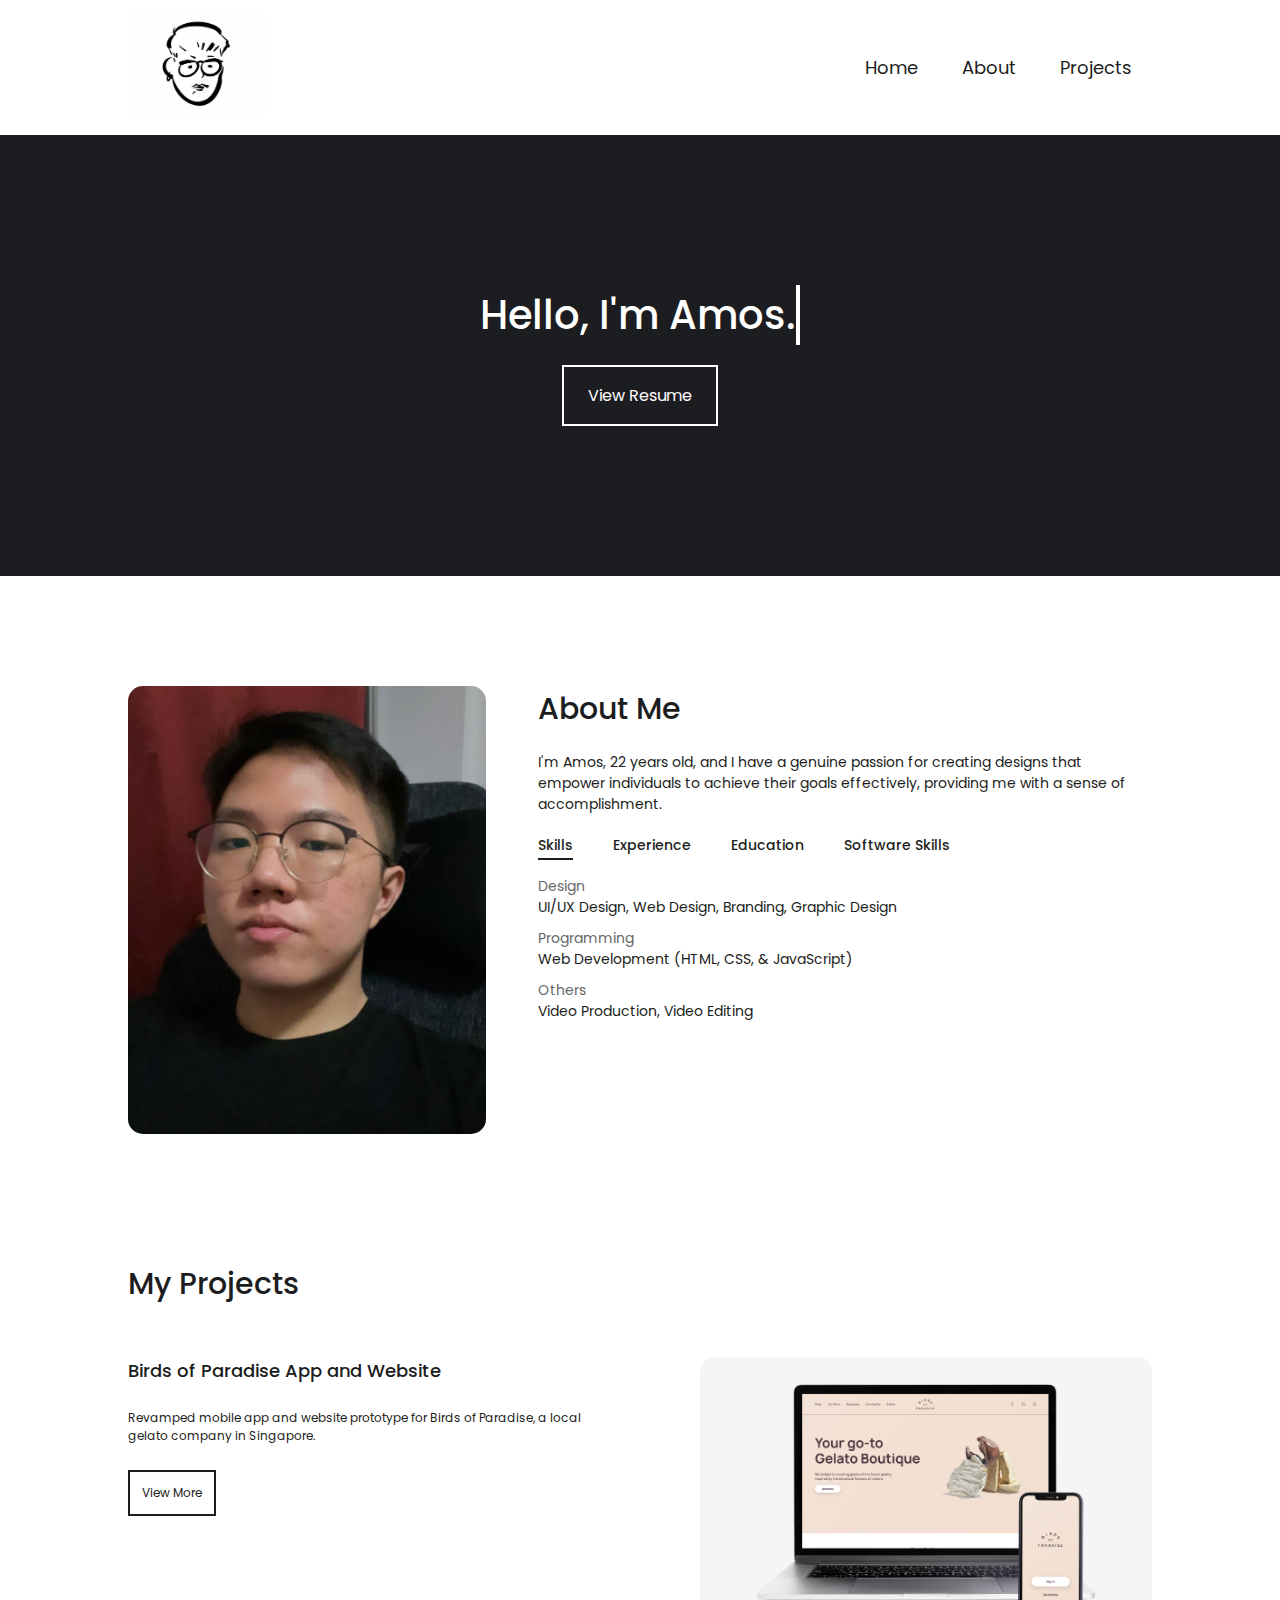
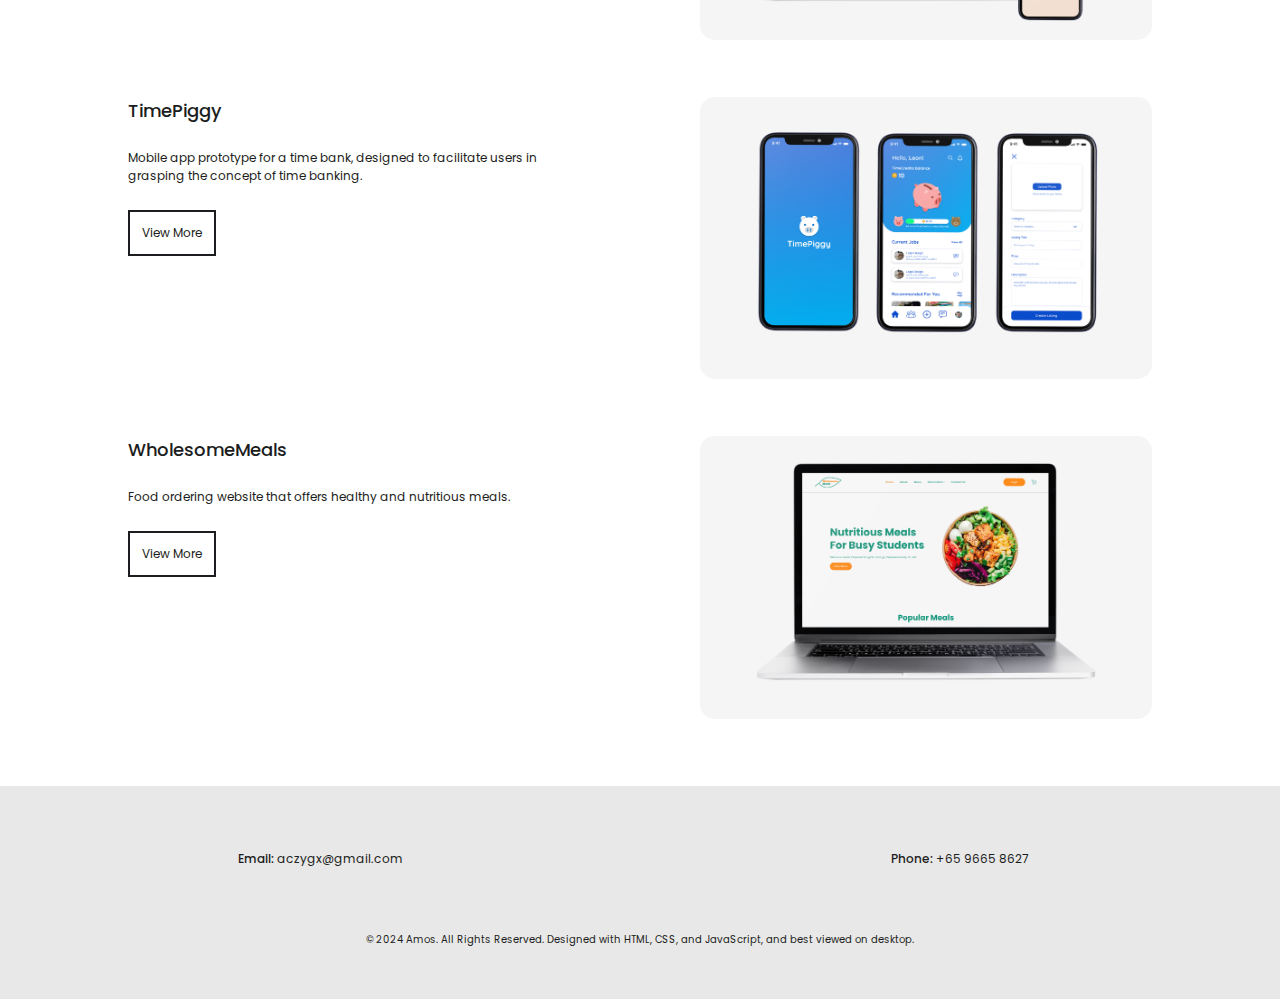
<file: index.html>
<!DOCTYPE html>
<html lang="en">
<head>
    <meta charset="UTF-8">
    <meta name="viewport" content="width=device-width, initial-scale=1.0">
    <title>Amos - Portfolio</title>
    <link rel="stylesheet" href="./style.css">
    <link rel="preconnect" href="https://fonts.googleapis.com">
    <link rel="preconnect" href="https://fonts.gstatic.com" crossorigin>
    <link href="https://fonts.googleapis.com/css2?family=Poppins:ital,wght@0,100;0,200;0,300;0,400;0,500;0,600;0,700;0,800;0,900;1,100;1,200;1,300;1,400;1,500;1,600;1,700;1,800;1,900&display=swap" rel="stylesheet">
    <link rel="stylesheet" href="https://cdnjs.cloudflare.com/ajax/libs/font-awesome/4.7.0/css/font-awesome.min.css">
</head>
<body>
<!--navbar-->
    <div id="header">
        <div class="nav-container">
            <nav>
                <a href="index.html"><img src="images/logo.jpg" alt="logo"></a>
                <ul id="sidemenu">
                    <li><a href="#header">Home</a></li>
                    <li><a href="#about">About</a></li>
                    <li><a href="#projects">Projects</a></li>
                    <i class="fa fa-times" onclick="closemenu()"></i>
                </ul>
                <i class="fa fa-bars" onclick="openmenu()"></i>
            </nav>
        </div>
    </div>

<!--hero-->
    <div class="hero-container">
        <div class="hero-text">
            <h1>Hello, I'm Amos.</h1>
            
            <a class="resume-button" href="./pdf/Resume-AmosChooZiYang.pdf" target=”_blank”>View Resume</a>
        </div>
    </div>

<!--about-->
    <div id="about">
        <div class="container">
            <div class="row">
                <div class="about-col-1">
                    <img src="images/me.jpg" alt="">
                </div>
                <div class="about-col-2">
                    <h1 class="sub-title">About Me</h1>
                    <p class="bio">I'm Amos, 22 years old, and I have a genuine passion for creating designs that empower individuals to achieve their goals effectively, 
                        providing me with a sense of accomplishment.
                    </p>
                    <div class="tab-titles">
                        <p class="tab-links active-link" onclick="opentab('skills')">Skills</p>
                        <p class="tab-links" onclick="opentab('experience')">Experience</p>
                        <p class="tab-links" onclick="opentab('education')">Education</p>
                        <p class="tab-links" id="software-skills-tab" onclick="opentab('software-skills')">Software Skills</p>
                    </div>
                    <!-- skills -->
                    <div class="tab-contents active-tab" id="skills">
                        <ul>
                            <li><span>Design</span><br>UI/UX Design, Web Design, Branding, Graphic Design</li>
                            <li><span>Programming</span><br>Web Development (HTML, CSS, & JavaScript)</li>
                            <li><span>Others</span><br>Video Production, Video Editing</li>
                        </ul>
                    </div>
                    <!-- experience -->
                    <div class="tab-contents" id="experience">
                        <ul>
                            <li><span id="tab-contents-span">October 2021 - December 2021</span><span>Webdorks Pte Ltd</span><br>Web Design Intern</li>
                            <li><span id="tab-contents-span">January 2019 - March 2019</span><span>Bideed Pte Ltd</span><br>Intern</li>
                        </ul>
                    </div>
                    <!-- education -->
                    <div class="tab-contents" id="education">
                        <ul>
                            <li><span id="tab-contents-span">2022 - 2025</span><span>Nanyang Polytechnic</span><br>Diploma in Interaction Design</li>
                            <li><span id="tab-contents-span">2020 - 2021</span><span>ITE College Central</span><br>Higher Nitec in IT Applications Development</li>
                            <li><span id="tab-contents-span">2018 - 2019</span><span>ITE College Central</span><br>Nitec in Web Applications</li>
                            <li><span id="tab-contents-span">2014 - 2017</span><span>Northbrooks Secondary School</span><br>GCE 'N' Levels</li>
                        </ul>
                    </div>
                    <!-- software skills -->
                    <div class="tab-contents" id="software-skills">
                        <ul>
                            <li><span>Adobe</span><br>Adobe XD, Adobe Photoshop, Adobe Illustrator, Adobe Premiere Pro</li>
                            <li><span>Microsoft</span><br>Microsoft Word, Microsoft Powerpoint, Microsoft Excel</li>
                            <li><span>3D Softwares</span><br>Blender, Twinmotion</li>
                            <li><span>Others</span><br>Visual Studio Code, Google Docs, Google Slides, WordPress</li>
                        </ul>
                    </div>
                </div>
            </div>
        </div>
    </div>

<!--projects-->
    <div id="projects">
        <div class="container">
            <h1 class="sub-title">My Projects</h1>
            <!-- bop -->
            <div class="project-row">
                <div class="column1">
                    <h1>Birds of Paradise App and Website</h1>
                    <p>Revamped mobile app and website prototype for Birds of Paradise, a local gelato company in Singapore.</p>
                    <div class="button-row">
                        <button class="button1" onclick="window.location.href = 'project1.html';">View More</button>
                        <!-- <button class="button2" id="openLink2">Website Interactive Prototype</button> -->
                    </div>
                </div>
                <div class="column2">
                    <img src="images/bop-main.png" alt="">
                </div>
            </div> 
            <!-- timepiggy -->
            <div class="project-row">
                <div class="column1">
                    <h1>TimePiggy</h1>
                    <p>Mobile app prototype for a time bank, designed to facilitate users in grasping the concept of time banking.</p>
                    <div class="button-row">
                        <button class="button1" onclick="window.location.href = 'project2.html';">View More</button>
                    </div>
                </div>
                <div class="column2">
                    <img src="images/tp-main.png" alt="">
                </div>
            </div> 
            <!-- wholesomemeals -->
            <div class="project-row">
                <div class="column1">
                    <h1>WholesomeMeals</h1>
                    <p>Food ordering website that offers healthy and nutritious meals.
                    </p>
                    <div class="button-row">
                        <button class="button1" onclick="window.location.href = 'project3.html';">View More</button>
                    </div>
                </div>
                <div class="column2">
                    <img src="images/wm-main.png" alt="">
                </div>
            </div> 
        </div>  
    </div>

<!-- footer -->
    <div class="footer-container">
        <div class="email">
            <p><span>Email: </span>aczygx@gmail.com</p>
        </div>
        <div class="number">
            <p><span>Phone: </span>+65 9665 8627</p>
        </div>
    </div>
<p class="copyright">&copy; 2024 Amos. All Rights Reserved. Designed with HTML, CSS, and JavaScript, and best viewed on desktop.</p>
<script src="script.js">
</script>
</body>
</html>
</file>
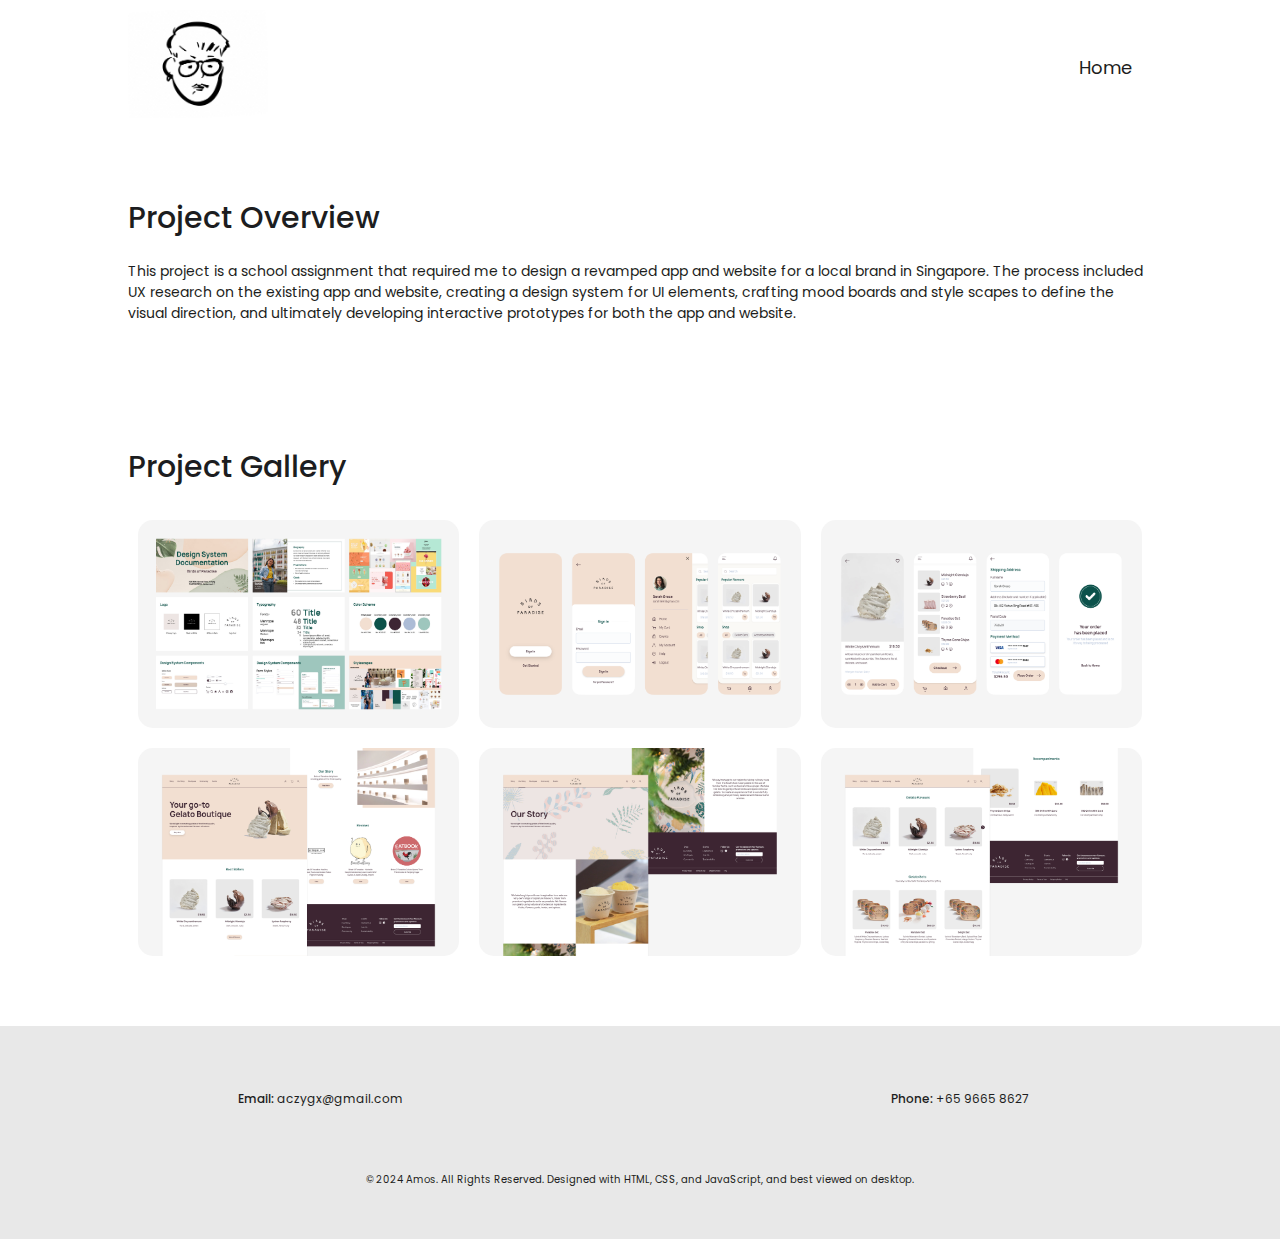
<file: project1.html>
<!DOCTYPE html>
<html lang="en">
<head>
    <meta charset="UTF-8">
    <meta name="viewport" content="width=device-width, initial-scale=1.0">
    <title>Project</title>
    <link rel="stylesheet" href="./style.css">
    <link rel="preconnect" href="https://fonts.googleapis.com">
    <link rel="preconnect" href="https://fonts.gstatic.com" crossorigin>
    <link href="https://fonts.googleapis.com/css2?family=Poppins:ital,wght@0,100;0,200;0,300;0,400;0,500;0,600;0,700;0,800;0,900;1,100;1,200;1,300;1,400;1,500;1,600;1,700;1,800;1,900&display=swap" rel="stylesheet">
    <link rel="stylesheet" href="https://cdnjs.cloudflare.com/ajax/libs/font-awesome/4.7.0/css/font-awesome.min.css">
</head>
<body>
<!--navbar-->
    <div id="header">
        <div class="container">
            <nav>
                <a href="index.html"><img src="images/logo.jpg" alt="logo"></a>
                <ul id="sidemenu">
                    <li><a href="index.html">Home</a></li>
                    <i class="fa fa-times" onclick="closemenu()"></i>
                </ul>
                <i class="fa fa-bars" onclick="openmenu()"></i>
            </nav>
        </div>
    </div>

<!--project info-->
    <div id="projects-about">
        <div class="container">
            <h1 class="sub-title">Project Overview</h1>
            <p class="bio">This project is a school assignment that required me to design a revamped app and website for a local brand in Singapore.
                The process included UX research on the existing app and website, creating a design system for UI elements, crafting mood boards and style scapes to define the visual direction,
                and ultimately developing interactive prototypes for both the app and website. 
            </p>
        </div>
    </div>       

<!--gallery-->
    <div id="image-gallery">
        <div class="container">
            <h1 class="sub-title">Project Gallery</h1>
            <div class="gallery">
                <div class="image-container">
                <img src="images/bop-ds.png" alt="Image 1">
                <div class="overlay">
                    <p>Design System</p>
                </div>
                </div>
                <div class="image-container">
                    <img src="images/bop-app-01.png" alt="Image 2">
                    <div class="overlay">
                    <p>App Prototype</p>
                    </div>
                </div>
                <div class="image-container">
                    <img src="images/bop-app-02.png" alt="Image 3">
                    <div class="overlay">
                    <p>App Prototype</p>
                    </div>
                </div>
                <div class="image-container">
                    <img src="images/bop-web-01.png" alt="Image 4">
                    <div class="overlay">
                    <p>Website Prototype</p>
                    </div>
                </div>
                <div class="image-container">
                    <img src="images/bop-web-02.png" alt="Image 5">
                    <div class="overlay">
                    <p>Website Prototype</p>
                    </div>
                </div>
                <div class="image-container">
                    <img src="images/bop-web-03.png" alt="Image 6">
                    <div class="overlay">
                    <p>Website Prototype</p>
                    </div>
                </div>
                <!-- Repeat for other images -->
            </div>
            <!-- Modal -->
            <div class="modal">
            <span class="close">&times;</span>
            <button class="prev" onclick="plusSlides(-1)">&#10094;</button>
            <button class="next" onclick="plusSlides(1)">&#10095;</button>
            <img class="modal-content" id="modal-img">
            <div id="modal-caption"></div>
            </div>
        </div>
    </div>

<!-- footer -->
    <div class="footer-container">
        <div class="email">
            <p><span>Email: </span>aczygx@gmail.com</p>
        </div>
        <div class="number">
            <p><span>Phone: </span>+65 9665 8627</p>
        </div>
    </div>
<p class="copyright">&copy; 2024 Amos. All Rights Reserved. Designed with HTML, CSS, and JavaScript, and best viewed on desktop.</p>
<script src="script.js">
</script>
</body>
</html>
</file>
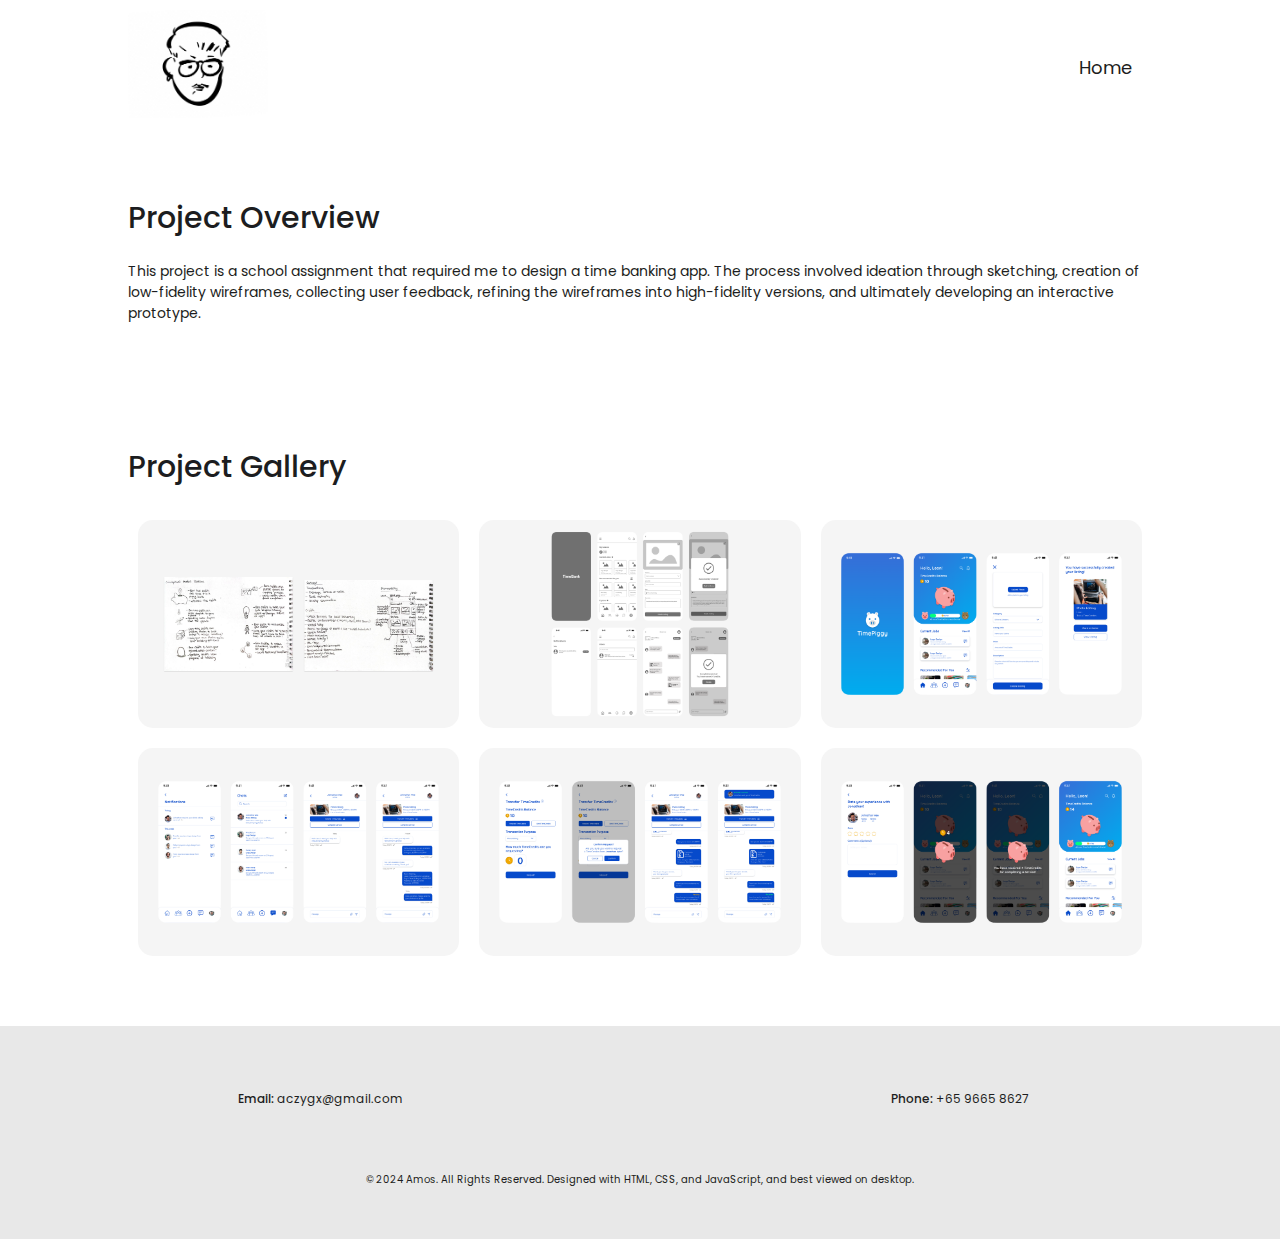
<file: project2.html>
<!DOCTYPE html>
<html lang="en">
<head>
    <meta charset="UTF-8">
    <meta name="viewport" content="width=device-width, initial-scale=1.0">
    <title>Project</title>
    <link rel="stylesheet" href="./style.css">
    <link rel="preconnect" href="https://fonts.googleapis.com">
    <link rel="preconnect" href="https://fonts.gstatic.com" crossorigin>
    <link href="https://fonts.googleapis.com/css2?family=Poppins:ital,wght@0,100;0,200;0,300;0,400;0,500;0,600;0,700;0,800;0,900;1,100;1,200;1,300;1,400;1,500;1,600;1,700;1,800;1,900&display=swap" rel="stylesheet">
    <link rel="stylesheet" href="https://cdnjs.cloudflare.com/ajax/libs/font-awesome/4.7.0/css/font-awesome.min.css">
</head>
<body>
<!--navbar-->
    <div id="header">
        <div class="container">
            <nav>
                <a href="index.html"><img src="images/logo.jpg" alt="logo"></a>
                <ul id="sidemenu">
                    <li><a href="index.html">Home</a></li>
                    <i class="fa fa-times" onclick="closemenu()"></i>
                </ul>
                <i class="fa fa-bars" onclick="openmenu()"></i>
            </nav>
        </div>
    </div>

<!--project info-->
    <div id="projects-about">
        <div class="container">
            <h1 class="sub-title">Project Overview</h1>
            <p class="bio">This project is a school assignment that required me to design a time banking app. The process involved ideation through sketching, 
            creation of low-fidelity wireframes, collecting user feedback, refining the wireframes into high-fidelity versions, and ultimately developing
            an interactive prototype.
            </p>
        </div>
    </div>

<!--gallery-->
    <div id="image-gallery">
        <div class="container">
            <h1 class="sub-title">Project Gallery</h1>
            <div class="gallery">
                <div class="image-container">
                <img src="images/tp-sketches.png" alt="Image 1">
                <div class="overlay">
                    <p>Ideation</p>
                </div>
                </div>
                <div class="image-container">
                    <img src="images/tp-app-wireframes.png" alt="Image 2">
                    <div class="overlay">
                    <p>App Wireframes</p>
                    </div>
                </div>
                <div class="image-container">
                    <img src="images/tp-app-01.png" alt="Image 3">
                    <div class="overlay">
                    <p>App Prototype</p>
                    </div>
                </div>
                <div class="image-container">
                    <img src="images/tp-app-02.png" alt="Image 4">
                    <div class="overlay">
                    <p>App Prototype</p>
                    </div>
                </div>
                <div class="image-container">
                    <img src="images/tp-app-03.png" alt="Image 5">
                    <div class="overlay">
                    <p>App Prototype</p>
                    </div>
                </div>
                <div class="image-container">
                    <img src="images/tp-app-04.png" alt="Image 6">
                    <div class="overlay">
                    <p>App Prototype</p>
                    </div>
                </div>
                <!-- Repeat for other images -->
            </div>
            <!-- Modal -->
            <div class="modal">
            <span class="close">&times;</span>
            <button class="prev" onclick="plusSlides(-1)">&#10094;</button>
            <button class="next" onclick="plusSlides(1)">&#10095;</button>
            <img class="modal-content" id="modal-img">
            <div id="modal-caption"></div>
            </div>
        </div>
    </div>

<!-- footer -->
    <div class="footer-container">
        <div class="email">
            <p><span>Email: </span>aczygx@gmail.com</p>
        </div>
        <div class="number">
            <p><span>Phone: </span>+65 9665 8627</p>
        </div>
    </div>
<p class="copyright">&copy; 2024 Amos. All Rights Reserved. Designed with HTML, CSS, and JavaScript, and best viewed on desktop.</p>
<script src="script.js"></script>
</body>
</html>
</file>
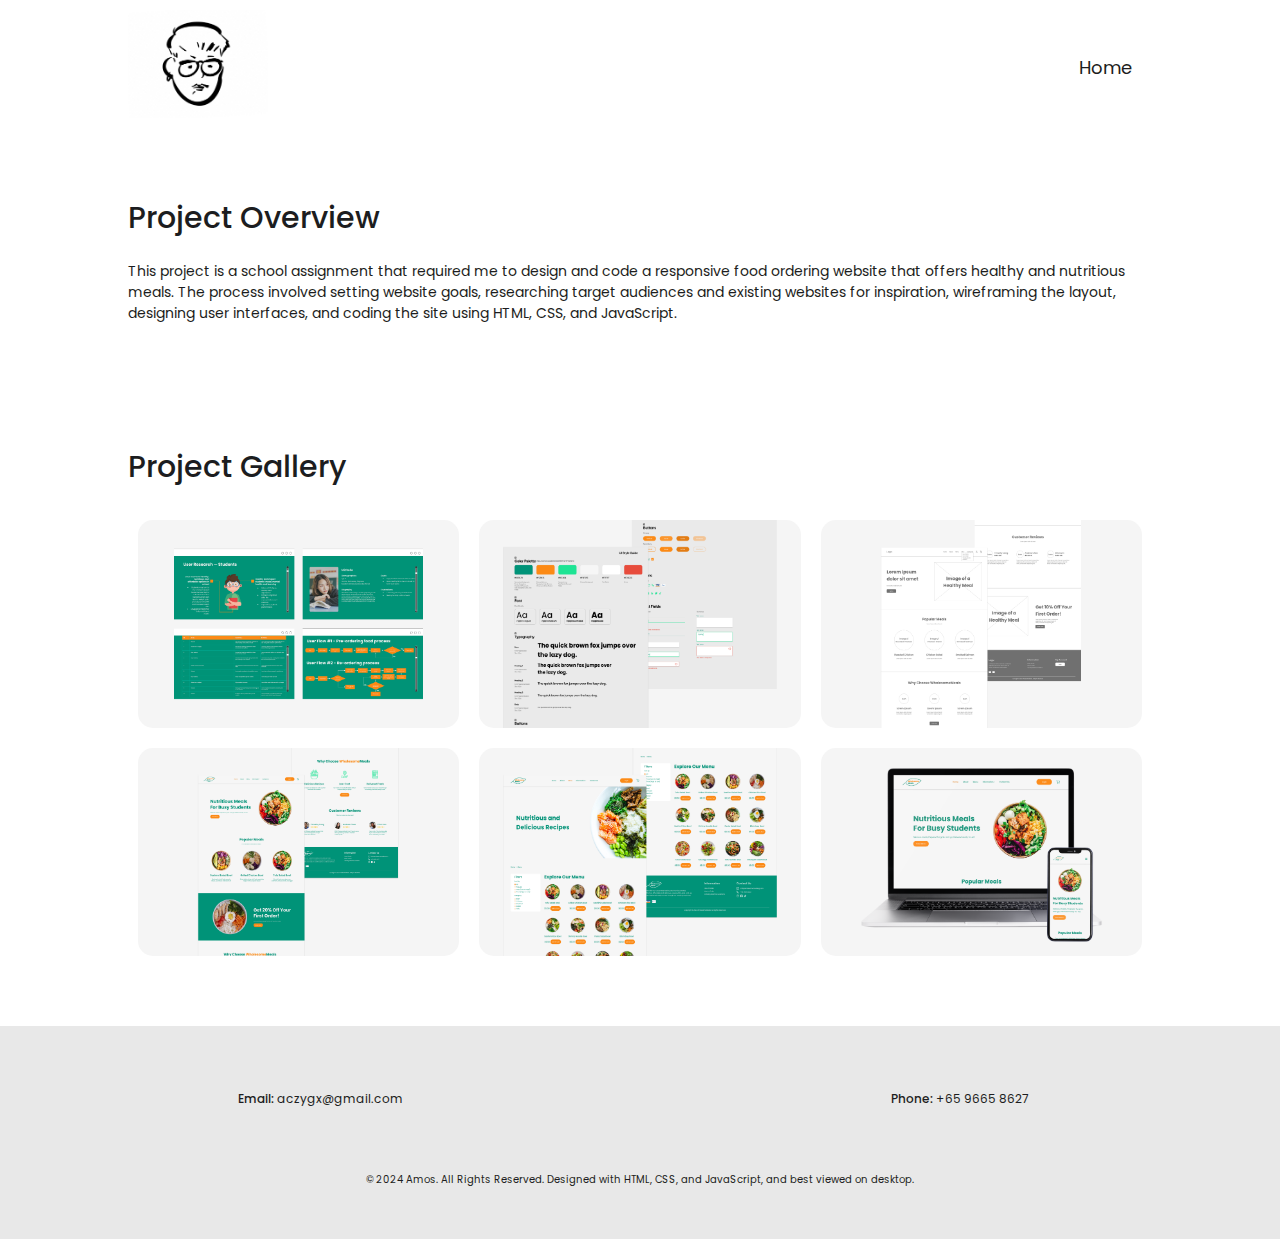
<file: project3.html>
<!DOCTYPE html>
<html lang="en">
<head>
    <meta charset="UTF-8">
    <meta name="viewport" content="width=device-width, initial-scale=1.0">
    <title>Project</title>
    <link rel="stylesheet" href="./style.css">
    <link rel="preconnect" href="https://fonts.googleapis.com">
    <link rel="preconnect" href="https://fonts.gstatic.com" crossorigin>
    <link href="https://fonts.googleapis.com/css2?family=Poppins:ital,wght@0,100;0,200;0,300;0,400;0,500;0,600;0,700;0,800;0,900;1,100;1,200;1,300;1,400;1,500;1,600;1,700;1,800;1,900&display=swap" rel="stylesheet">
    <link rel="stylesheet" href="https://cdnjs.cloudflare.com/ajax/libs/font-awesome/4.7.0/css/font-awesome.min.css">
</head>
<body>
    <!--navbar-->
    <div id="header">
        <div class="container">
            <nav>
                <a href="index.html"><img src="images/logo.jpg" alt="logo"></a>
                <ul id="sidemenu">
                    <li><a href="index.html">Home</a></li>
                    <i class="fa fa-times" onclick="closemenu()"></i>
                </ul>
                <i class="fa fa-bars" onclick="openmenu()"></i>
            </nav>
        </div>
    </div>

<!--project info-->
    <div id="projects-about">
        <div class="container">
            <h1 class="sub-title">Project Overview</h1>
            <p class="bio">This project is a school assignment that required me to design and code a responsive food ordering website that
                offers healthy and nutritious meals. The process involved setting website goals, researching target audiences and existing websites for inspiration, 
                wireframing the layout, designing user interfaces, and coding the site using HTML, CSS, and JavaScript.
            </p>
        </div>  
    </div>

<!--gallery-->
<div id="image-gallery">
    <div class="container">
        <h1 class="sub-title">Project Gallery</h1>
        <div class="gallery">
            <div class="image-container">
            <img src="images/wm-uxr.png" alt="Image 1">
            <div class="overlay">
                <p>Research</p>
            </div>
            </div>
            <div class="image-container">
                <img src="images/wm-style-guide.png" alt="Image 2">
                <div class="overlay">
                <p>UI Style Guide</p>
                </div>
            </div>
            <div class="image-container">
                <img src="images/wm-web-wireframes.png" alt="Image 3">
                <div class="overlay">
                <p>Website Wireframe (Home Page)</p>
                </div>
            </div>
            <div class="image-container">
                <img src="images/wm-web-01.png" alt="Image 4">
                <div class="overlay">
                <p>Website Prototype (Home Page)</p>
                </div>
            </div>
            <div class="image-container">
                <img src="images/wm-web-02.png" alt="Image 5">
                <div class="overlay">
                <p>Website Prototype (Menu Page)</p>
                </div>
            </div>
            <div class="image-container">
                <img src="images/wm-web-app.png" alt="Image 6">
                <div class="overlay">
                <p>Desktop and Mobile</p>
                </div>
            </div>
            <!-- Repeat for other images -->
        </div>
        <!-- Modal -->
        <div class="modal">
        <span class="close">&times;</span>
        <button class="prev" onclick="plusSlides(-1)">&#10094;</button>
        <button class="next" onclick="plusSlides(1)">&#10095;</button>
        <img class="modal-content" id="modal-img">
        <div id="modal-caption"></div>
        </div>
    </div>
</div>

<!-- footer -->
    <div class="footer-container">
        <div class="email">
            <p><span>Email: </span>aczygx@gmail.com</p>
        </div>
        <div class="number">
            <p><span>Phone: </span>+65 9665 8627</p>
        </div>
    </div>
<p class="copyright">&copy; 2024 Amos. All Rights Reserved. Designed with HTML, CSS, and JavaScript, and best viewed on desktop.</p>
<script src="script.js">
</script>
</body>
</html>
</file>
<file: style.css>
*{
    margin: 0;
    padding: 0;
    font-family: "Poppins", sans-serif;
    box-sizing: border-box;
}

h1 {
    font-weight: 500;
}

html, body{
    scroll-behavior: smooth;
    height: 100%;
    background: #FFFFFF;
    color: #1C1D20; /* text color */
}

/* #header{
    width: 100%;
    height: 100vh;
    background-image: url(images/aakash-dhage-LEJc0kZHaAQ-unsplash.jpg);
    background-size: cover;
    background-position: center;
} */

.container{
    padding: 10px 10%;
    background: #FFFFFF;
}

.nav-container{
    padding: 10px 10%;
    background: #FFFFFF;
}

nav{
    display: flex;
    align-items: center;
    justify-content: space-between;
    flex-wrap: wrap;
}

img[alt="logo"]{
    width: 140px;
}

nav ul li{
    display: inline-block;
    list-style: none;
    margin: 10px 20px;
}

nav ul li a{
    color: #1C1D20;
    text-decoration: none;
    font-size: 18px;
    position: relative;
}

nav ul li a::after{
    content: '';
    width: 0;
    height: 2px;
    background: #1C1D20;
    position: absolute;
    left: 0;
    bottom: -4px;
    transition: 0.5s;
}

nav ul li a:hover::after{
    width: 100%;
}

/* .hero-container{
    padding: 10px 10%;
    color: #FFFFFF;
    background-image: linear-gradient(rgba(0, 0, 0, 0.5), rgba(0, 0, 0, 0.5)), url(images/aakash-dhage-LEJc0kZHaAQ-unsplash.jpg);
    height: 80%;
    background-position: center;
    background-repeat: no-repeat;
    background-size: cover;
    position: relative;
    box-shadow: 0 2px 2px -2px rgba(0,0,0,.4);
} */

.hero-container{
    background-color: #1C1D20;
    color: #FFFFFF;
    text-align: center;
    padding: 150px 20px;
}

/* .project1-hero-container{
    padding: 10px 10%;
    color: #FFFFFF;
    background-image: linear-gradient(rgba(0, 0, 0, 0.5), rgba(0, 0, 0, 0.5)), url(images/david-brooke-martin-0DLKy4IPoc8-unsplash.jpg);
    height: 80%;
    background-position: center;
    background-repeat: no-repeat;
    background-size: cover;
    position: relative;
    box-shadow: 0 2px 2px -2px rgba(0,0,0,.4);
}

.project2-hero-container{
    padding: 10px 10%;
    color: #FFFFFF;
    background-image: linear-gradient(rgba(0, 0, 0, 0.5), rgba(0, 0, 0, 0.5)), url(images/insung-yoon-Iw9Ld4ab8wo-unsplash.jpg);
    height: 80%;
    background-position: center;
    background-repeat: no-repeat;
    background-size: cover;
    position: relative;
    box-shadow: 0 2px 2px -2px rgba(0,0,0,.4);
}

.project3-hero-container{
    padding: 10px 10%;
    color: #FFFFFF;
    background-image: linear-gradient(rgba(0, 0, 0, 0.5), rgba(0, 0, 0, 0.5)), url(images/jay-zhang-mFtcZzLruCQ-unsplash.jpg);
    height: 80%;
    background-position: center;
    background-repeat: no-repeat;
    background-size: cover;
    position: relative;
    box-shadow: 0 2px 2px -2px rgba(0,0,0,.4);
} */

/* .hero-text{
    text-align: center;
    position: absolute;
    top: 50%;
    left: 50%;
    transform: translate(-50%, -50%);
    color: white;
    white-space: nowrap;
}

.hero-text h1{
    font-size: 60px;
    margin-bottom: 20px;
}

.hero-text p{
    margin-bottom: 20px;
    font-size: 30px;
} */

.hero-text{
    max-width: 800px;
    margin: 0 auto;
}

.hero-text h1{
    font-weight: 500;
    max-width: 320px;
    font-size: 40px;
    margin-bottom: 40px;
    overflow: hidden;
    border-right: .10em solid white; /* The typwriter cursor */
    white-space: nowrap; /* Keeps the content on a single line */
    margin: 0 auto; /* Gives that scrolling effect as the typing happens */
    animation: 
      typing 3.5s steps(40, end),
      blink-caret .75s step-end infinite;
}

/* The typing effect */
@keyframes typing {
    from { width: 0 }
    to { width: 100% }
}
  
/* The typewriter cursor effect */
@keyframes blink-caret {
    from, to { border-color: transparent }
    50% { border-color: white; }
}

.hero-text p{
    font-size: 20px;
    margin-bottom: 20px;
}

.resume-button{ /* view resume */
    border: 2px solid #FFFFFF;
    color: #FFFFFF;
    padding: 1em 1.5em;
    text-align: center;
    text-decoration: none;
    background-color: none;
    font-size: 16px;
    cursor: pointer;
    display: inline-block;
    transition: .5s ease-out;
    background: linear-gradient(to left, transparent 50%, #FFFFFF 50%) right;
    background-size: 250%;
    margin-top: 20px;
}

.resume-button:hover{
    color: #1C1D20;
    background-position: left;
}

/*------about------*/
#about{
    margin: 100px 0;
    color: #1C1D20;
}

.row{
    display: flex;
    justify-content: space-between;
    flex-wrap: wrap;
}

.about-col-1{
    flex-basis: 35%; /* left column width */
}

.about-col-1 img{
    width: 100%;
    border-radius: 15px;
}

.about-col-2{
    flex-basis: 60%; /* right column width */
}

.sub-title{
    font-size: 40px;
    font-weight: 500;
    color: #1C1D20;
}

.bio{
    font-size: 18px;
    margin-top: 20px;
}

.tab-titles{
    display: flex;
    margin: 20px 0 20px;
}

.tab-links{
    margin-right: 50px;
    font-size: 18px;
    font-weight: 500;
    cursor: pointer;
    position: relative;
}

.tab-links::after{
    content: '';
    width: 0;
    height: 2px;
    background: #1C1D20;
    position: absolute;
    left: 0;
    bottom: -4px;
    transition: 0.5s;
}

.tab-links.active-link::after{
    width: 100%;
}

.tab-contents ul li{
    list-style: none;
    margin: 10px 0;
    font-size: 16px;
}

.tab-contents ul li span{
    color: #666666;
    font-size: 16px;
}

#tab-contents-span::after{
    content: "\a";
    white-space: pre;
}

.tab-contents{
    display: none;
}

.tab-contents.active-tab{
    display: block;
}

/*------projects------*/
#projects, #projects-about, #image-gallery{
    margin-bottom: 50px;
}

#projects-about{
    margin-top: 50px;
}

.project-row{
    margin-top: 50px;
    display: flex;
    justify-content: space-between;
    flex-wrap: wrap;
}
  
.column1{
    flex: 50%;
    padding-right: 50px;
    order: 1;
}

.column1 h1, .column1 p{
    padding-bottom: 25px;
}

.column1 h1{
    font-size: 24px;
    font-weight: 500;
}

.column1 p{
    font-size: 16px;
}

.column2{
    flex: 50%;
    padding-left: 50px;
    order: 2;
}

.column2 img{
    width: 100%;
    height: auto;
    border-radius: 15px;
}

.button-row {
    display: flex;
}

.button1, .button2, .pdf-button{
    border: 2px solid #1C1D20;
    color: #1C1D20;
    padding: 1em 1em;
    text-align: center;
    text-decoration: none;
    background-color: #FFFFFF;
    font-size: 14px;
    cursor: pointer;
    display: inline-block;
    transition: .5s ease-out;
    background: linear-gradient(to left, #FFFFFF 50%, #1C1D20 50%) right;
    background-size: 250%;
}

.button2{
    margin-left: 25px;
}

.button1:hover, .button2:hover, .pdf-button:hover{
    color: #FFFFFF;
    background-position: left;
}

/*------gallery------*/
#image-gallery{
    margin-top: 100px;
}

.gallery {
    display: flex;
    flex-wrap: wrap;
    margin-top: 20px;
}
  
.image-container {
    position: relative;
    flex: 0 0 calc(33.33% - 20px); /* Adjust width as needed */
    margin: 10px;
    overflow: hidden;
}
  
.image-container img {
    width: 100%;
    height: 100%;
    border-radius: 15px;
}
  
.overlay {
    position: absolute;
    top: 0;
    left: 0;
    width: 100%;
    height: 100%;
    background: rgba(0, 0, 0, 0.5);
    color: #fff;
    display: flex;
    justify-content: center;
    align-items: center;
    opacity: 0;
    transition: opacity 0.3s ease;
    pointer-events: none; /* This line ensures that the overlay doesn't intercept click events */
    border-radius: 15px;
}
  
.image-container:hover .overlay {
    opacity: 1;
}
  
.overlay p {
    text-align: center;
    margin: 0;
    padding: 10px;
}

.modal {
    display: none;
    position: fixed;
    z-index: 1;
    padding-top: 100px;
    left: 0;
    top: 0;
    width: 100%;
    height: 100%;
    overflow: auto;
    background-color: rgba(0,0,0,0.9);
}

body.modal-open {
    overflow: hidden;
}  
  
.modal-content {
    margin: auto;
    display: block;
    max-width: 70%;
    max-height: 90%;
}
  
.close {
    position: absolute;
    top: 15px;
    right: 35px;
    color: #fff;
    font-size: 40px;
    font-weight: bold;
    transition: 0.3s;
}
  
.close:hover,
.close:focus {
    color: #bbb;
    text-decoration: none;
    cursor: pointer;
}

.prev, .next {
    position: absolute;
    top: 50%;
    transform: translateY(-50%);
    font-size: 40px;
    font-weight: bold;
    color: white;
    background-color: transparent;
    border: none;
    cursor: pointer;
    z-index: 2;
  }
  
.prev {
    left: 100px;
}
  
.next {
    right: 100px;
}  

/*------footer------*/
.footer-container{
    display: flex;
    justify-content: space-between;
    background: #E8E8E8;
 }

.email, .number{
    width: 50%;
    text-align: center;
    padding: 5% 10%;
    font-size: 16px;
}

.email span, .number span{
    font-weight: 500;
}

.copyright{
    background: #E8E8E8 ;
    text-align: center;
    padding-bottom: 2%;
    font-size: 14px;
}

nav .fa{
    display: none;
}

/*---- responsive design ----*/
/* laptops/desktop */
 @media (min-width: 1025px) and (max-width: 1280px){
    .sub-title{
        font-size: 30px;
        margin-top: 0px;
    }
    .bio{
        font-size: 14px;
        margin-top: 20px;
    }
    .tab-titles{
        margin: 20px 0 20px;
    }
    .tab-links{
        font-size: 14px;
        margin-right: 40px;
    }
    .tab-contents ul li{
        list-style: none;
        margin: 10px 0;
        font-size: 14px;
    }
    .tab-contents ul li span{
        color: #666666;
        font-size: 14px;
    }
    .column1 h1{
        font-size: 18px;
    }
    .column1 p{
        font-size: 12px;
    }
    .column2{
        padding-left: 60px;
    }
   .button1, .button2, .pdf-button{
        font-size: 12px;
    }
    .email, .number{
        font-size: 12px;
    }
    .copyright{
        font-size: 10px;
        padding-bottom: 4%;
        
    }
}

/* tablets */
@media (max-width: 1024px){
    img[alt="logo"]{
        width: 120px;
    }
    /*  
    nav .fa{
        display: block;
        font-size: 25px;
    }
    nav ul{
        background: #FFFFFF;
        position: fixed;
        top: 0;
        right: -100%;
        width: 100%;
        height: 100vh;
        padding-top: 50px;  
        z-index: 2;
        transition: right 0.5s;
    }
    nav ul li{
        display: block;
        margin: 25px;
    }
    nav ul .fa{
        position: absolute;
        top: 25px;
        left: 25px;
        cursor: pointer;
    } */
    .hero-text h1{
        font-size: 40px;
    }
    .hero-text p{
        font-size: 20px;
    }
    .about-col-1, .about-col-2, .column1, .column2{
        flex-basis: 100%;
    }
    .sub-title{
        margin-top: 20px;
    }
    .column1{
        margin-top: 50px;
        padding-right: 0px;
        order: 2;
    }
   .column2{
        padding-left: 0px;
        order: 1;
   }
   .button1, .button2, .pdf-button{
        font-size: 14px;
    }
    .email, .number{
        font-size: 14px;
        white-space: nowrap;
    }
    .copyright{
        font-size: 12px;
        padding-left: 6%;
        padding-right: 6%;
        padding-bottom: 6%;
    }
    #software-skills-tab{
        display: none;
    }
    .overlay{
        display: none;
    }
    .image-container {
        flex: 0 0 calc(50% - 20px); /* Adjust width for 2 by 2 layout */
        pointer-events: none;
    }
    .prev {
        left: 200px;
    }
    .next {
        right: 200px;
    }  
}

/* mobile */
@media (max-width: 480px){
    img[alt="logo"]{
        width: 100px;
    }
    nav .fa{
        display: block;
        font-size: 25px;
    }
    nav ul{
        background: #1C1D20;
        position: fixed;
        top: 0;
        right: -100%;
        width: 50%;
        height: 100vh;
        padding-top: 50px;  
        z-index: 2;
        transition: right 0.5s;
    }
    nav ul li{
        display: block;
        margin: 40px;
    }
    nav ul li a{
        color: #FFFFFF;
    }
    nav ul li a::after{
        background: #FFFFFF;
    }
    nav ul .fa{
        position: absolute;
        top: 40px;
        left: 40px;
        cursor: pointer;
        color: #FFFFFF;
    }
    .hero-text h1{
        font-size: 30px;
        max-width: 240px;
    }
    .hero-text p{
        font-size: 20px;
    }
    .resume-button{ /*--view resume---*/
        border: 2px solid #FFFFFF;
        color: #FFFFFF;
        padding: 1em 1em;
        font-size: 14px;
    }
    .sub-title{
        font-size: 30px;
        margin-top: 20px;
    }
    .bio{
        font-size: 16px;
        margin-top: 20px;
    }
    .about-col-1, .about-col-2, .column1, .column2{
        flex-basis: 100%;
    }
    .tab-links{
        font-size: 16px;
        margin-right: 40px;
    }
    .tab-contents ul li{
        list-style: none;
        margin: 10px 0;
        font-size: 16px;
    }
    .tab-contents ul li span{
        color: #666666;
        font-size: 16px;
    }
    .column1{
        margin-top: 25px;
        padding-right: 0px;
        order: 2;
    }
    .column1 h1{
        font-size: 20px;
    }
    .column1 p{
        font-size: 16px;
    }
    .button-row{
        flex-wrap: wrap;
    }
    .button1, .button2{
        font-size: 14px;
    }
    .button2{
        margin-left: 0px;
        margin-top: 25px;
    }
    .column2{
        padding-left: 0px;
        order: 1;
    }
    #projects{
        margin-bottom: 50px;
    }
    .email, .number{
        font-size: 12px;
        padding: 10% 10%;
        white-space: wrap;
    }
    .copyright{
        font-size: 10px;
    }
    #software-skills-tab{
        display: none;
    }
    .gallery {
        flex-direction: column; /* Display images in a single column */
    }
    .overlay {
        display: none;
    }
    .image-container {
        flex: 1 1 auto; /* Take up full width of the column */
        margin: 10px 0; /* Adjust margin for spacing */
        pointer-events: none;
    }
    #about {
        margin: 50px 0;
    }
    #image-gallery {
        margin-top: 0px;
    }
    .close, .prev, .next {
        font-size: 30px;
    }
    .modal {
        padding-top: 200px;
    }
    .prev, .next {
        transform: translateY(100%);
    }
}
</file>
